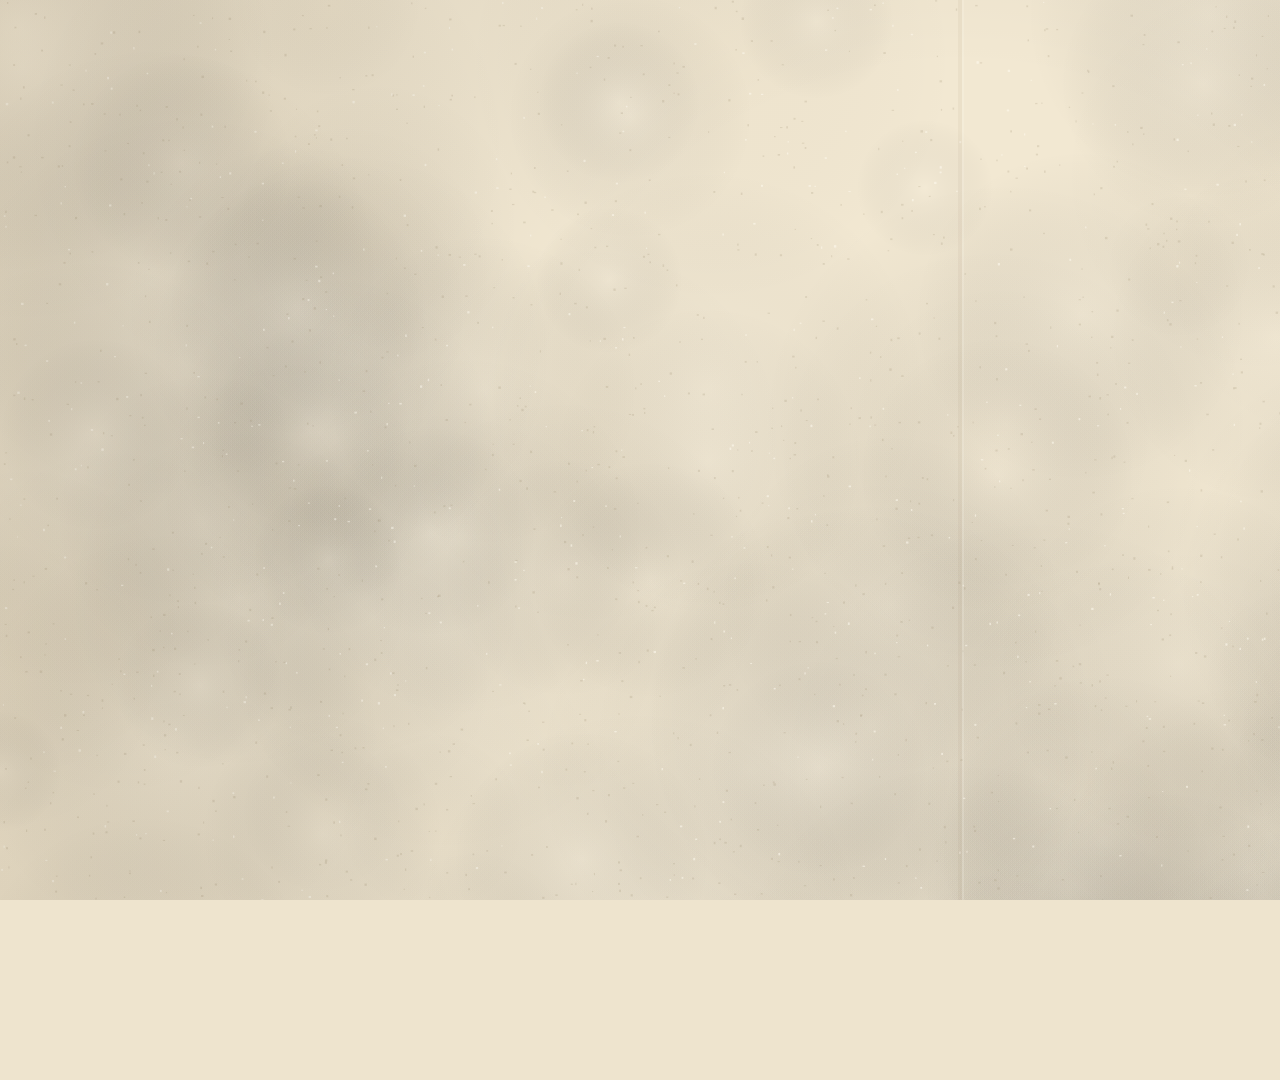
<file: video/film/index.html>
<!doctype html>
<html lang="zh-CN">
<head>
<meta charset="utf-8">
<title>案件档案 SIT-001</title>
<style>
@font-face{font-family:"M";src:url(assets/maple.ttf) format("truetype");font-weight:400;font-display:block}
@font-face{font-family:"M";src:url(assets/maple-bold.ttf) format("truetype");font-weight:700;font-display:block}
@font-face{font-family:"S";src:url(assets/serif900.ttf) format("truetype");font-weight:900;font-display:block}
:root{--paper:#EEE4CE;--ink:#141C28;--over:#C6422D;--hi:#C6D84E}
*{margin:0;padding:0;box-sizing:border-box}
html,body{width:1920px;height:1080px;overflow:hidden;background:#EEE4CE}
#stage{position:absolute;inset:0;overflow:hidden}
canvas{position:absolute;inset:0}
.scene{position:absolute;inset:0;visibility:hidden}
.hud{position:absolute;font-family:"M",monospace;font-weight:700;font-size:19px;letter-spacing:1.5px;color:var(--ink)}
.hud.tl{left:70px;top:56px}
.hud.tr{right:70px;top:56px;text-align:right}
.hud .sub{font-weight:400;font-size:15px;opacity:.6;letter-spacing:1px;margin-top:4px}
.head{position:absolute;font-family:"S";font-weight:900;color:var(--ink);line-height:1.05;letter-spacing:2px;filter:drop-shadow(8px 8px 0 var(--over))}
.head .ch{display:inline-block}
.head.small{font-size:104px}
.head.big{font-size:172px}
.fig{position:absolute;font-family:"M",monospace;font-weight:700;font-size:16px;letter-spacing:2px;
      color:var(--ink);border:2px solid var(--ink);padding:5px 9px;opacity:.8;white-space:nowrap}
.x{font-family:"M",monospace;font-weight:700;font-size:16px;letter-spacing:2px;color:var(--ink);
      border:2px solid var(--ink);padding:5px 9px;opacity:.8;white-space:nowrap}
.pl{position:absolute;display:block}
.cap{position:absolute;left:50%;transform:translateX(-50%);bottom:64px;background:var(--ink);color:var(--paper);
     font-family:"S";font-weight:900;font-size:42px;padding:22px 48px 26px;border-radius:16px;
     box-shadow:10px 10px 0 var(--over);white-space:nowrap}
.cap b{color:var(--hi)}
.cap.inv{background:var(--paper);color:var(--ink);box-shadow:10px 10px 0 var(--over)}
.cap.inv b{color:var(--over)}
.plate{position:absolute;mix-blend-mode:multiply;filter:contrast(1.03)}
.card{position:absolute;background:rgba(238,228,206,.92);border:3px solid var(--ink);
      box-shadow:9px 9px 0 rgba(20,28,40,.16);padding:22px 26px 20px}
.cardttl{font-family:"M",monospace;font-weight:700;font-size:17px;letter-spacing:2px;color:var(--ink);opacity:.72;margin-bottom:16px}
.grid{display:flex;gap:10px}
.cell{width:72px;height:76px;border:3px solid var(--ink);display:flex;align-items:center;justify-content:center;
      font-family:"M",monospace;font-weight:700;font-size:34px;color:var(--ink);background:rgba(255,252,243,.35)}
.iblock{position:absolute;left:26px;top:70px;width:72px;height:76px;background:var(--ink);
        display:flex;align-items:center;justify-content:center;box-shadow:6px 6px 0 var(--over)}
.iblock span{font-family:"M",monospace;font-weight:700;font-size:34px;color:var(--paper)}
.cardfn{margin-top:16px;font-family:"M",monospace;font-size:15px;color:var(--ink);opacity:.66}
.stickcap{position:absolute;font-family:"M",monospace;font-weight:700;font-size:19px;color:var(--paper);
      background:var(--ink);padding:7px 12px;letter-spacing:1px}
.lbl{position:absolute;font-family:"M",monospace;font-weight:700;font-size:22px;color:var(--paper);
     background:var(--over);padding:8px 14px;border-radius:4px;white-space:nowrap}
.bignum{position:absolute;font-family:"M",monospace;font-weight:700;color:var(--ink);letter-spacing:-10px;filter:drop-shadow(11px 11px 0 var(--over))}
.bignum .ch{display:inline-block}
.stats{position:absolute;left:1150px;top:392px;font-family:"M",monospace;font-weight:700;font-size:27px;
       color:var(--ink);line-height:2.1;border-left:4px solid var(--ink);padding-left:26px}
.stats b{font-size:36px;letter-spacing:-.5px}
.unit{position:absolute;font-family:"M",monospace;font-weight:700;color:var(--ink)}
#verdict{background:var(--ink)}
.stamp{position:absolute;left:50%;top:58%;font-family:"M",monospace;font-weight:700;color:var(--over);
       border:11px solid var(--over);border-radius:16px;padding:28px 58px;font-size:112px;letter-spacing:12px;
       transform:translate(-50%,-50%)}
.stamp .sub{display:block;font-size:24px;letter-spacing:6px;margin-top:8px;text-align:center}
.end1{position:absolute;left:50%;transform:translateX(-50%);font-family:"M",monospace;font-weight:700;font-size:118px;color:var(--ink);
      filter:drop-shadow(9px 9px 0 var(--over))}
.endstamp{left:auto;right:150px;top:auto;bottom:150px;font-size:62px;border-width:8px;
       padding:16px 32px;transform:rotate(-9deg);opacity:.9}
.end2{position:absolute;left:50%;transform:translateX(-50%);font-family:"M",monospace;font-size:26px;color:var(--ink);opacity:.68;letter-spacing:3px}
</style>
</head>
<body>
<div id="stage">
  <canvas id="paper" width="1920" height="1080"></canvas>

  <div class="scene" id="s1">
    <div class="hud tl">CASE No. <b>SIT-001</b><div class="sub">INCIDENT REPORT · 立案</div></div>
    <div class="hud tr">2026-11-07<div class="sub">ENCLOSURE 0 / 4</div></div>
    <div class="head big" id="h1a" style="left:112px;top:296px"></div>
    <div class="head big" id="h1b" style="left:112px;top:500px"></div>
    <div style="position:absolute;left:118px;top:708px;font-family:'M';font-size:30px;color:var(--ink);opacity:.75">
      sit — 用手柄打字的 Linux 终端</div>
  </div>

  <div class="scene" id="s2">
    <div class="hud tl">EXHIBIT <b>01</b><div class="sub">/ 机器本体</div></div>
    <div class="hud tr">SIT-001<div class="sub">PHOTO PLATE</div></div>
    <div class="head small" id="h2" style="left:112px;top:248px"></div>
    <img class="plate" id="p2" src="assets/plates/photo.png">
    <div class="fig" id="f1" style="left:112px;top:392px">FIG. 1 — 屏幕 2×</div>
    <img class="pl" id="p1" src="assets/plates/prompt.png" style="left:112px;top:430px;width:880px">
    <div class="cap" id="c2">开机 <b>13 秒</b>，直接进终端</div>
  </div>

  <div class="scene" id="s3">
    <div class="hud tl">EXHIBIT <b>02</b><div class="sub">/ 输入装置</div></div>
    <div class="hud tr">SIT-001<div class="sub">PHOTO PLATE</div></div>
    <div class="head small" id="h3" style="left:112px;top:190px;font-size:92px"></div>
    <img class="plate" id="p3" src="assets/plates/stick.png" style="-webkit-mask-image:linear-gradient(90deg,#000 82%,transparent 100%)">
    <div class="stickcap">左摇杆 → 光标</div>
    <div class="card" id="ins3">
      <div class="cardttl">FIG. 3 — SNAP</div>
      <div class="grid" id="ig3"></div>
      <div class="iblock" id="ib3"><span>D</span></div>
      <div class="cardfn">摇杆偏转 → 白块被吸附到最近键</div>
    </div>

    <div class="cap" id="c3">摇杆一推，白块被<b>「吸」</b>到下一个键</div>
  </div>

  <div class="scene" id="s4">
    <div class="hud tl">EXHIBIT <b>03</b><div class="sub">/ 打印记录</div></div>
    <div class="hud tr">SIT-001<div class="sub">PRINTED COPY</div></div>
    <div class="head small" id="h4" style="left:112px;top:186px;font-size:92px"></div>
    <div class="fig" id="fA" style="left:112px;top:334px">FIG. A / 回车之后</div>
    <img class="pl" id="pa" src="assets/plates/out_zh.png" style="left:112px;top:374px;width:1560px">
    <div class="fig" id="fB" style="left:112px;top:596px">FIG. B / 候选条</div>
    <img class="pl" id="pb" src="assets/plates/cand.png" style="left:112px;top:636px;width:1560px">
    <div class="cap" id="c4">输入 <b>nihao</b> → 候选条 → ZL 空格确认</div>
  </div>
  <div class="scene" id="s5">
    <div class="hud tl">EXHIBIT <b>04</b><div class="sub">/ 资源占用</div></div>
    <div class="hud tr">SIT-001<div class="sub">MEASURED</div></div>
    <div class="head small" id="h5" style="left:112px;top:190px"></div>
    <div class="bignum" id="n5" style="left:104px;top:352px;font-size:430px"></div>
    <div class="unit" id="u5" style="left:130px;top:824px;font-size:62px">MB · 常驻内存</div>
    <div class="stats" id="st5">
      <div><b>13.1</b> 秒 · 开机</div>
      <div><b>0</b> 个桌面组件</div>
      <div><b>4.9.140</b> 内核</div>
      <div><b>1</b> 个可执行文件</div>
    </div>
    <div class="cap" id="c5">没有桌面组件，也没有内核补丁</div>
  </div>

  <div class="scene" id="verdict">
    <div class="hud tl" style="color:var(--paper)">JUDGEMENT<div class="sub" style="opacity:.55">SIT-001</div></div>
    <div class="head big" id="h6" style="left:112px;top:186px;font-size:126px;color:var(--paper)"></div>
    <div class="cap inv" id="c6" style="bottom:96px">一条命令，<b>真的跑起来了</b></div>
    <div class="stamp" id="st6">VERIFIED<span class="sub">SIT-001 · 2026-11-07</span></div>
  </div>

  <div class="scene" id="s7">
    <div class="hud tl">ARCHIVE<div class="sub">/ 归档</div></div>
    <div class="hud tr">SIT-001<div class="sub">CLOSED</div></div>
    <div class="end1" id="e7" style="top:430px">sit/0.1</div>
    <div class="end2" id="e7b" style="top:600px">Made on a Nintendo Switch</div>
    <div class="stamp endstamp" id="st7">ARCHIVED<span class="sub">SIT-001</span></div>
  </div>

  <canvas id="fx" width="1920" height="1080"></canvas>
</div>
<script>
const W=1920,H=1080;
const INK='#141C28',PAPER='#EEE4CE',OVER='#C6422D';
const pctx=document.getElementById('paper').getContext('2d');
const fctx=document.getElementById('fx').getContext('2d');
const el=id=>document.getElementById(id);
function rngJs(seed){let a=(seed*2654435761)>>>0;return()=>{a=(a*1664525+1013904223)>>>0;return a/4294967296;};}

/* deterministic rng */
function rng(seed){let a=seed>>>0;return()=>{a|=0;a=a+0x6D2B79F5|0;let t=Math.imul(a^a>>>15,1|a);t=t+Math.imul(t^t>>>7,61|t)^t;return((t^t>>>14)>>>0)/4294967296;};}

/* paper, built once */
(function buildPaper(){
  pctx.fillStyle='#F2E8D2';pctx.fillRect(0,0,W,H);
  const r=rng(7);
  for(let i=0;i<130;i++){
    const x=r()*W,y=r()*H,rad=60+r()*200;
    const g=pctx.createRadialGradient(x,y,0,x,y,rad);
    g.addColorStop(0, r()<.5?'rgba(198,180,148,.05)':'rgba(254,250,240,.10)');
    g.addColorStop(1,'rgba(0,0,0,0)');
    pctx.fillStyle=g;pctx.beginPath();pctx.arc(x,y,rad,0,7);pctx.fill();
  }
  for(let i=0;i<2800;i++){
    const x=r()*W,y=r()*H;
    pctx.fillStyle=r()<.72?'rgba(150,134,106,.20)':'rgba(255,251,240,.55)';
    pctx.fillRect(x,y,1+r()*1.5,1+r()*1.5);
  }
  const v=pctx.createRadialGradient(W/2,H*.46,430,W/2,H*.46,1200);
  v.addColorStop(0,'rgba(0,0,0,0)');v.addColorStop(1,'rgba(126,102,64,.17)');
  pctx.fillStyle=v;pctx.fillRect(0,0,W,H);
  pctx.fillStyle='rgba(138,116,84,.07)';pctx.fillRect(W/2-2,0,4,H);
  pctx.fillStyle='rgba(255,252,244,.15)';pctx.fillRect(W/2+2,0,2,H);
})();

const clamp=(v,a=0,b=1)=>Math.max(a,Math.min(b,v));
const seg=(t,a,b)=>clamp((t-a)/(b-a));
const back=t=>{const s=1.9,u=t-1;return 1+u*u*((s+1)*u+s);};

function chars(id,str){
  const host=el(id);host.innerHTML='';
  [...str].forEach(c=>{
    const s=document.createElement('span');
    s.className='ch';s.textContent=c===' '?'\u00a0':c;
    host.appendChild(s);
  });
  return [...host.children];
}
function pop(spans,t,t0,from=70,stag=.06){
  spans.forEach((s,i)=>{
    const k=seg(t,t0+i*stag,t0+i*stag+.34);
    s.style.transform=`translateY(${(1-back(k))*from}px) scaleY(${.9+.1*back(k)})`;
    s.style.opacity=k>0?1:0;
  });
}
const S1=chars('h1a','一台游戏机'),S1b=chars('h1b','被立案调查');
const S2=chars('h2','没有桌面'),S3=chars('h3','手柄就是键盘');
const S4=chars('h4','中文也能打'),S5=chars('h5','常驻内存');
const S5n=chars('n5','330'),S6=chars('h6','一条命令');

const CUTS=[3.20,6.40,11.00,18.20,21.60,26.00];
function drawSlip(p){
  /* paper sheet slips across the page: covers the old scene, uncovers the new */
  const edge=-260+p*(W+520), skew=-.10*H;
  fctx.fillStyle='#F2E8D2';
  fctx.beginPath();
  fctx.moveTo(-20,-20);fctx.lineTo(edge+skew,-20);fctx.lineTo(edge,H+20);fctx.lineTo(-20,H+20);
  fctx.closePath();fctx.fill();
  fctx.strokeStyle='rgba(48,40,28,.30)';fctx.lineWidth=4;
  fctx.beginPath();fctx.moveTo(edge+skew,-20);fctx.lineTo(edge,H+20);fctx.stroke();
  fctx.strokeStyle='rgba(48,40,28,.10)';fctx.lineWidth=18;
  fctx.beginPath();fctx.moveTo(edge+skew-10,-20);fctx.lineTo(edge-10,H+20);fctx.stroke();
}

window.DUR=30;
window.READY=true;
window.render=function(t){
  const show=(id,on)=>{el(id).style.visibility=on?'visible':'hidden';};
  show('s1',t<3.2);show('s2',t>=3.2&&t<6.4);show('s3',t>=6.4&&t<11);
  show('s4',t>=11&&t<18.2);show('s5',t>=18.2&&t<21.6);
  show('verdict',t>=21.6&&t<26);show('s7',t>=26);

  pop(S1,t,.10,90,.07);pop(S1b,t,.52,90,.07);

  pop(S2,t,3.34,60);
  const p2=el('p2');
  p2.style.left='936px';p2.style.top='196px';p2.style.width='880px';
  const k2=seg(t,3.25,3.85);
  p2.style.transform=`translateY(${(1-back(k2))*70}px) scale(${1+.06*seg(t,3.2,6.4)})`;
  p2.style.opacity=k2>0?1:0;
  const k1=seg(t,3.62,3.98),p1=el('p1');
  p1.style.opacity=k1;el('f1').style.opacity=k1*.85;
  p1.style.transform=`translateY(${(1-back(k1))*24}px)`;

  pop(S3,t,6.55,60);
  const p3=el('p3');
  p3.style.width='380px';p3.style.height='704px';
  p3.style.objectFit='fill';p3.style.objectPosition='50% 50%';
  p3.style.left=(880-24*seg(t,6.4,11))+'px';
  p3.style.top=(252-14*seg(t,6.4,11))+'px';
  p3.style.transform='none';
  const sc=document.querySelector('.stickcap');

  /* FIG.3 snap grid */
  const card=el('ins3'), k3=seg(t,7.05,7.5);
  card.style.left='1330px';card.style.top='300px';card.style.width='440px';
  card.style.transform=`scale(${back(k3)})`;card.style.opacity=k3>0?1:0;
  const keys=['D','F','G','H'];
  if(!el('ig3').children.length) el('ig3').innerHTML=keys.map(k=>`<div class="cell">${k}</div>`).join('');
  const hopT0=7.55, hopDur=0.52, n=keys.length;
  const hop=clamp((t-hopT0)/hopDur,0,n-1);
  const i0=Math.min(n-2,Math.floor(hop)), frac=hop-i0>0?hop-i0:0;
  // magnetic: fast approach, tiny overshoot, settle
  const e=frac<.72? Math.pow(frac/.72,.55) : 1+Math.sin((frac-.72)/.28*Math.PI)*.055;
  const x0=i0*82, x1=(i0+1)*82;
  const bx=x0+(x1-x0)*clamp(e,0,1.06);
  const settle=Math.max(0,1-Math.abs(frac-.80)/.22);
  const jit=(t>hopT0? (rngJs(Math.round(t*60))()-0.5)*3.2*settle : 0);
  const ib=el('ib3');
  ib.style.transform=`translate(${bx+((t>hopT0)?((rngJs(Math.round(t*60)+7)()-0.5)*3.6*settle):0)}px, ${jit}px) scale(${1+0.05*settle})`;
  ib.firstChild.textContent=keys[Math.min(n-1,Math.round(hop))];

  [].forEach(([id,x,y,t0])=>{
    const k=seg(t,t0,t0+.3),n2=el(id);
    n2.style.left=x+'px';n2.style.top=y+'px';
    n2.style.transform=`scale(${back(k)})`;n2.style.opacity=k>0?1:0;
  });
  {const k=seg(t,7.5,7.85);sc.style.left='676px';sc.style.top='474px';
   sc.style.opacity=k;sc.style.transform=`translateX(${(1-back(k))*20}px)`;}

  pop(S4,t,11.14,60);
  const ka=seg(t,11.3,11.75), kb=seg(t,12.15,12.6);
  [['pa','fA',ka],['pb','fB',kb]].forEach(([id,fid,k])=>{
    const n=el(id), f=el(fid);
    n.style.opacity=f.style.opacity=k>0?1:0;
    n.style.transform=f.style.transform=`translateY(${(1-back(k))*36}px)`;
  });

  pop(S5,t,18.34,60);pop(S5n,t,18.54,300,.05);
  {const k=seg(t,18.95,19.4);el('st5').style.opacity=k;el('st5').style.transform=`translateX(${(1-back(k))*26}px)`;}
  el('u5').style.opacity=seg(t,18.9,19.3);
  el('n5').style.transform=`translateY(${(1-seg(t,18.5,19.2))*-20}px)`;

  pop(S6,t,21.74,60);
  const st=el('st6'),k=seg(t,22.55,22.65);
  st.style.transform=`translate(-50%,-50%) rotate(-7deg) scale(${k>0?2.6-1.6*Math.pow(k,.55):2.6})`;
  st.style.opacity=k>0?1:0;

  const s7=seg(t,26.0,26.9);
  el('e7').style.top=(540-110*back(s7))+'px';
  el('e7').style.opacity=seg(t,26.05,26.5);
  el('e7b').style.opacity=seg(t,26.6,27.2);
  const sk=seg(t,26.95,27.04), st7=el('st7');
  st7.style.transform=`rotate(-9deg) scale(${sk>0?2.2-1.2*Math.pow(sk,.55):2.2})`;
  st7.style.opacity=sk>0?1:0;

  /* wipes */
  fctx.clearRect(0,0,W,H);
  for(const c of CUTS){
    if(t>=c-.22&&t<c){drawSlip((t-(c-.22))/.22);break;}
    if(t>=c&&t<c+.22){drawSlip(1-(t-c)/.22);break;}
  }
  /* grain: deterministic per 2-frame bucket */
  const fr=Math.round(t*15),r=rng(fr*97+13);
  for(let i=0;i<160;i++){
    const x=r()*W,y=r()*H;
    fctx.fillStyle=r()<.6?'rgba(30,26,20,.28)':'rgba(250,244,230,.5)';
    fctx.fillRect(x,y,1+r()*1.2,1+r()*1.2);
  }
};
</script>
</body>
</html>
</file>
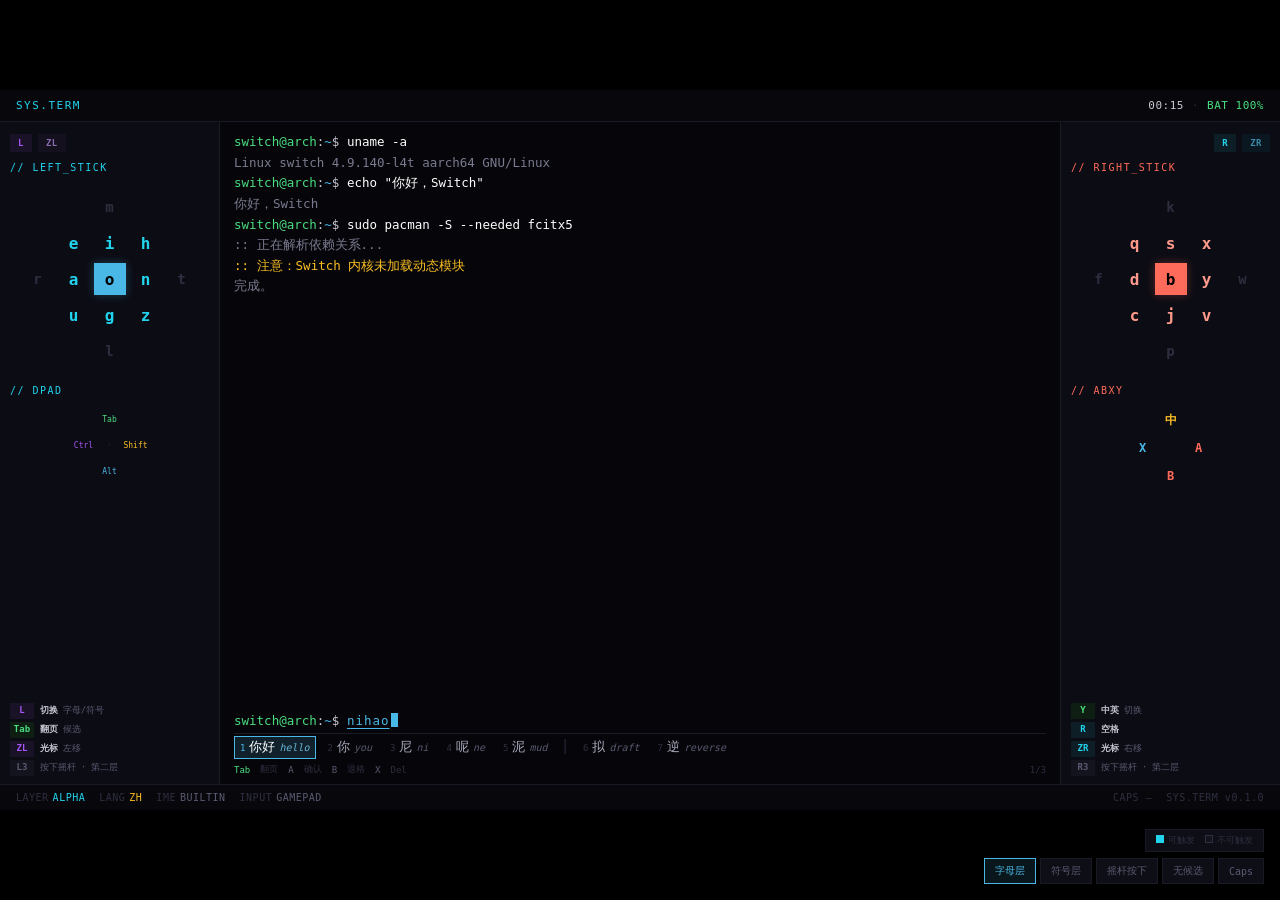
<file: ui-mockup.html>
<!DOCTYPE html>
<html lang="zh-CN">
<head>
<meta charset="UTF-8">
<title>switch-ime-term · UI Mockup</title>
<style>
:root{
  --bg:#08080c; --bg-panel:#0c0c14; --bg-term:#06060a;
  --fg:#c8c8d4; --fg-dim:#5a5a72; --fg-faint:#2e2e40;
  --green:#4ade80; --blue:#4ab8e6; --red:#ff6b5a;
  --yellow:#fbbf24; --purple:#a855f7; --cyan:#22d3ee;
  --line:#1a1a26;
}
*{margin:0;padding:0;box-sizing:border-box}
html,body{
  width:100%;height:100%;background:#000;
  display:flex;align-items:center;justify-content:center;
  font-family:'JetBrains Mono','Fira Code','Cascadia Code',monospace;
  color:var(--fg);overflow:hidden;
}
.stage{width:1280px;height:720px;transform-origin:center}
.screen{
  width:1280px;height:720px;background:var(--bg);
  display:flex;flex-direction:column;overflow:hidden;position:relative;
}

/* ================= 顶部状态栏 ================= */
.statusbar{
  height:32px;flex:0 0 32px;
  display:flex;align-items:center;justify-content:space-between;
  padding:0 16px;font-size:11px;letter-spacing:.5px;
  border-bottom:1px solid var(--line);color:var(--fg-dim);
}
.statusbar .sys{color:var(--cyan);letter-spacing:1.5px}
.statusbar .time{color:var(--fg);font-variant-numeric:tabular-nums}
.statusbar .bat{color:var(--green)}
.statusbar .sep{color:var(--fg-faint);margin:0 8px}

/* ================= 主区域 ================= */
.main{flex:1;display:flex;min-height:0}

/* ---------- 手柄面板 ---------- */
.panel{
  width:220px;flex:0 0 220px;
  background:var(--bg-panel);
  display:flex;flex-direction:column;align-items:center;
  padding:12px 10px 8px;gap:8px;overflow:hidden;
}
.panel.left{border-right:1px solid var(--line)}
.panel.right{border-left:1px solid var(--line)}

.ptitle{
  font-size:10px;letter-spacing:1.5px;color:var(--fg-dim);
  align-self:flex-start;text-transform:uppercase;
}
.panel.left .ptitle{color:var(--cyan)}
.panel.right .ptitle{color:var(--red)}

/* 摇杆容器：纯字符矩阵，无边框无圆圈 */
.stick-wrap{
  position:relative;width:180px;height:180px;flex:0 0 180px;
  margin:8px 0;cursor:pointer;
}
/* 各个层绝对隔离，防止重叠 */
.stick-layer{
  position:absolute;inset:0;
  display:none;
  grid-template-columns:repeat(5, 1fr);
  grid-template-rows:repeat(5, 1fr);
  place-items:center;
}
/* 按模式显示对应层 */
.screen.mode-alpha .panel.left .stick-layer.alpha {display:grid}
.screen.mode-symbol .panel.left .stick-layer.punct {display:grid}
.screen.mode-alpha .panel.right .stick-layer.alpha {display:grid}
.screen.mode-symbol .panel.right .stick-layer.num {display:grid}

/* 字符按键：只有字，没有块 */
.key{
  display:flex;align-items:center;justify-content:center;
  width:32px;height:32px;font-size:16px;font-weight:700;
  cursor:pointer;user-select:none;transition:all .15s;
}

/* 位置分布（5x5网格） */
/* 第一层：3x3 九宫格 */
.r1c3{grid-area:1/3} /* 上 */
.r2c2{grid-area:2/2} .r2c3{grid-area:2/3} .r2c4{grid-area:2/4}
.r3c2{grid-area:3/2} .r3c3{grid-area:3/3} .r3c4{grid-area:3/4}
.r4c2{grid-area:4/2} .r4c3{grid-area:4/3} .r4c4{grid-area:4/4}
/* 第二层：十字外围 */
.r3c1{grid-area:3/1} .r3c5{grid-area:3/5} .r5c3{grid-area:5/3}

/* --- 颜色状态逻辑 --- */
/* 第一层正常颜色 */
.panel.left .layer1{color:var(--cyan)}
.panel.right .layer1{color:#ff9a8a}
.panel.left .punct .layer1{color:var(--purple)}
.panel.right .num .layer1{color:var(--yellow)}

/* 中心键反色高亮 */
.center-key{background:var(--blue);color:#000 !important;box-shadow:0 0 10px rgba(74,184,230,.3)}
.panel.right .alpha .center-key{background:var(--red);box-shadow:0 0 10px rgba(255,107,90,.3)}
.panel.left .punct .center-key{background:var(--purple);box-shadow:0 0 10px rgba(168,85,247,.3)}
.panel.right .num .center-key{background:var(--yellow);box-shadow:0 0 10px rgba(251,191,36,.3)}

/* 第二层默认暗色（不可触发） */
.layer2{color:var(--fg-faint);font-size:14px}

/* === 摇杆按下后（第二层激活） === */
/* 第一层全部变暗，取消高亮 */
.screen.stick-pressed .layer1{
  color:var(--fg-faint) !important;
  background:transparent !important;
  box-shadow:none !important;
}
/* 第二层亮起，呈现对应颜色（第一层激活时的样子） */
.screen.stick-pressed .panel.left .alpha .layer2{color:var(--cyan);font-size:16px}
.screen.stick-pressed .panel.right .alpha .layer2{color:#ff9a8a;font-size:16px}
.screen.stick-pressed .panel.left .punct .layer2{color:var(--purple);font-size:16px}
.screen.stick-pressed .panel.right .num .layer2{color:var(--yellow);font-size:16px}

/* 数字层中心 5/0 特例：按下后中心 0 仍保持高亮 */
.screen.stick-pressed.mode-symbol .panel.right .num .layer1.center-key{
  color:var(--yellow) !important;
  background:rgba(251,191,36,.15) !important;
  box-shadow:0 0 8px rgba(251,191,36,.3) !important;
}

/* 点击反馈 */
.key.pressed{background:var(--fg) !important;color:var(--bg) !important;transform:scale(1.1)}
.shoulder.pressed{background:var(--fg) !important;color:var(--bg) !important}
.abxy .b.pressed,.dpad .d.pressed{background:var(--fg) !important;color:var(--bg) !important}

/* 肩键 */
.shoulder-row{width:100%;display:flex;gap:6px;margin-bottom:2px}
.panel.left .shoulder-row{justify-content:flex-start}
.panel.right .shoulder-row{justify-content:flex-end}
.shoulder{
  height:18px;padding:0 8px;display:flex;align-items:center;
  font-size:9px;font-weight:700;letter-spacing:.5px;
  cursor:pointer;user-select:none;transition:all .12s;
  background:#14141e;color:var(--fg-dim);
}
.shoulder.L{color:var(--purple);background:#1a1226}
.shoulder.ZL{color:#8a6ab0;background:#14101e}
.shoulder.R{color:var(--cyan);background:#0e1e26}
.shoulder.ZR{color:#3a8aa8;background:#0a1620}
.screen.mode-symbol .panel.left .shoulder.L{background:var(--purple);color:#000}

/* 十字键 */
.dpad{
  display:grid;grid-template-columns:repeat(3,26px);grid-template-rows:repeat(3,26px);
  gap:0;margin-top:2px;text-align:center;font-size:8px;color:var(--fg-dim);
}
.dpad .d{display:flex;align-items:center;justify-content:center;cursor:pointer;user-select:none}
.dpad .d.blank{pointer-events:none}
.dpad .d.center{color:var(--fg-faint);pointer-events:none}
.dpad .d.tab{color:var(--green)}
.dpad .d.shift{color:var(--yellow)}
.dpad .d.ctrl{color:var(--purple)}
.dpad .d.alt{color:var(--blue)}
.screen.caps-on .dpad .d.shift{background:var(--yellow);color:#000}

/* ABXY */
.abxy{
  display:grid;grid-template-columns:repeat(3,28px);grid-template-rows:repeat(3,28px);
  gap:0;margin-top:2px;text-align:center;font-size:12px;font-weight:700;
}
.abxy .b{display:flex;align-items:center;justify-content:center;cursor:pointer;user-select:none}
.abxy .b.blank{pointer-events:none}
.abxy .b.a{color:var(--green)}
.abxy .b.b{color:var(--red)}
.abxy .b.x{color:var(--blue)}
.abxy .b.y{color:var(--yellow)}
.abxy .b.y.en{background:var(--green);color:#000}

/* 功能键列表 */
.klist{width:100%;margin-top:auto;display:flex;flex-direction:column;gap:3px}
.krow{display:flex;align-items:center;gap:6px;font-size:9px;line-height:1.3}
.kk{flex:0 0 auto;min-width:24px;height:16px;display:flex;align-items:center;justify-content:center;font-weight:700;background:#14141e}
.kk.cyan{color:var(--cyan);background:#0e1e26}
.kk.purple{color:var(--purple);background:#1a1226}
.kk.green{color:var(--green);background:#0e1e12}
.kk.dim{color:var(--fg-dim)}
.kd{color:var(--fg-dim);font-size:8.5px}
.kd b{color:var(--fg);font-weight:600}

/* ================= 终端 ================= */
.terminal{
  flex:1;display:flex;flex-direction:column;
  background:var(--bg-term);min-width:0;position:relative;
  padding:10px 14px 8px;
}
.term-lines{flex:1;font-size:12.5px;line-height:1.65;white-space:pre-wrap;overflow:hidden}
.prompt{color:var(--green)}
.prompt-path{color:var(--blue)}
.cmd{color:#fff}
.out{color:#7a7a90}
.warn{color:var(--yellow)}

.input-line{
  white-space:pre-wrap;display:flex;align-items:baseline;flex-wrap:wrap;
  font-size:12.5px;line-height:1.65;
}
.compose-str{color:var(--blue);text-decoration:underline;text-underline-offset:3px;letter-spacing:1px}
.cursor{display:inline-block;width:7px;height:14px;background:var(--blue);vertical-align:-2px;margin:0 1px;animation:blink 1s steps(1) infinite}
@keyframes blink{50%{opacity:0}}

/* 候选行 */
.cand-line{
  display:flex;align-items:center;gap:6px;flex-wrap:wrap;
  font-size:12.5px;line-height:1.65;margin-top:2px;padding:2px 0;border-top:1px solid var(--line);
}
.cand-item{display:flex;align-items:baseline;gap:4px;padding:1px 6px;cursor:pointer;user-select:none;transition:all .1s}
.cand-item .idx{font-size:9px;color:var(--fg-faint)}
.cand-item .txt{color:#a8a8bc}
.cand-item .ann{font-size:10px;color:var(--fg-dim);font-style:italic}
.cand-item.active{background:rgba(74,184,230,.15);box-shadow:inset 0 0 0 1px var(--blue)}
.cand-item.active .idx{color:var(--blue)}
.cand-item.active .txt{color:#fff}
.cand-item.active .ann{color:#6ab8d8}
.cand-sep{color:var(--fg-faint);margin:0 2px}

.cand-meta{display:flex;align-items:center;gap:10px;font-size:9px;color:var(--fg-faint);padding:2px 0 0;font-family:monospace}
.cand-meta .k{color:var(--fg-dim)}
.cand-meta .k.hl-green{color:var(--green)}
.cand-meta .k.hl-blue{color:var(--blue)}
.cand-meta .pg{margin-left:auto}

/* ================= 底部状态栏 ================= */
.footer{
  height:26px;flex:0 0 26px;display:flex;align-items:center;gap:14px;
  padding:0 16px;font-size:10px;letter-spacing:.5px;
  border-top:1px solid var(--line);color:var(--fg-faint);
}
.footer .item{display:flex;align-items:center;gap:4px}
.footer .val{color:var(--fg-dim)}
.footer .val.alpha{color:var(--cyan)}
.footer .val.symbol{color:var(--purple)}
.footer .val.zh{color:var(--yellow)}
.footer .val.en{color:var(--green)}
.footer .right{margin-left:auto;display:flex;gap:14px}

/* ================= 控件 ================= */
.controls{position:fixed;right:16px;bottom:16px;display:flex;flex-direction:column;align-items:flex-end;gap:6px;z-index:100}
.mode-buttons{display:flex;gap:4px;flex-wrap:wrap;justify-content:flex-end;max-width:520px}
.mode-btn{padding:5px 10px;background:#0e0e16;border:1px solid var(--line);color:var(--fg-dim);font-size:10px;font-family:inherit;cursor:pointer;transition:all .15s}
.mode-btn.active{background:rgba(74,184,230,.12);border-color:var(--blue);color:var(--blue)}
.mode-btn.symbol.active{background:rgba(168,85,247,.12);border-color:var(--purple);color:var(--purple)}
.mode-btn.pressed.active{background:rgba(74,222,128,.12);border-color:var(--green);color:var(--green)}
.mode-btn.nocand.active{background:rgba(251,191,36,.12);border-color:var(--yellow);color:var(--yellow)}
.mode-btn.caps.active{background:rgba(251,191,36,.18);border-color:var(--yellow);color:var(--yellow)}
.legend{display:flex;gap:10px;padding:4px 10px;background:#0e0e16;border:1px solid var(--line);font-size:9px;color:var(--fg-faint)}
.sw{display:inline-block;width:8px;height:8px;margin-right:4px;vertical-align:0}
.sw.on{background:var(--cyan)}.sw.off{background:#14141e;box-shadow:inset 0 0 0 1px var(--fg-faint)}
</style>
</head>
<body>

<div class="stage" id="stage">
  <div class="screen mode-alpha" id="screen">

    <div class="statusbar">
      <span class="sys">SYS.TERM</span>
      <span><span class="time" id="clock">20:20</span><span class="sep">·</span><span class="bat">BAT 100%</span></span>
    </div>

    <div class="main">
      <!-- 左手柄 -->
      <div class="panel left">
        <div class="shoulder-row">
          <div class="shoulder L" id="btnL">L</div>
          <div class="shoulder ZL" id="btnZL">ZL</div>
        </div>
        <div class="ptitle">// LEFT_STICK</div>

        <div class="stick-wrap" data-stick="left">
          <!-- alpha 层 -->
          <div class="stick-layer alpha">
            <div class="key layer1 r2c2">e</div>
            <div class="key layer1 r2c3">i</div>
            <div class="key layer1 r2c4">h</div>
            <div class="key layer1 r3c2">a</div>
            <div class="key layer1 center-key r3c3">o</div>
            <div class="key layer1 r3c4">n</div>
            <div class="key layer1 r4c2">u</div>
            <div class="key layer1 r4c3">g</div>
            <div class="key layer1 r4c4">z</div>
            <!-- 外围 -->
            <div class="key layer2 r1c3">m</div>
            <div class="key layer2 r3c1">r</div>
            <div class="key layer2 r3c5">t</div>
            <div class="key layer2 r5c3">l</div>
          </div>
          <!-- punct 层 -->
          <div class="stick-layer punct">
            <div class="key layer1 r2c2">；</div>
            <div class="key layer1 r2c3">，</div>
            <div class="key layer1 r2c4">：</div>
            <div class="key layer1 r3c2">？</div>
            <div class="key layer1 center-key r3c3">！</div>
            <div class="key layer1 r3c4">。</div>
            <div class="key layer1 r4c2">、</div>
            <div class="key layer1 r4c3">“</div>
            <div class="key layer1 r4c4">”</div>
            <!-- 外围 -->
            <div class="key layer2 r1c3">—</div>
            <div class="key layer2 r3c1">（</div>
            <div class="key layer2 r3c5">）</div>
            <div class="key layer2 r5c3">…</div>
          </div>
        </div>

        <div class="ptitle">// DPAD</div>
        <div class="dpad">
          <div class="d blank"></div><div class="d tab" id="btnTab">Tab</div><div class="d blank"></div>
          <div class="d ctrl" id="btnCtrl">Ctrl</div><div class="d center">·</div><div class="d shift" id="btnShift">Shift</div>
          <div class="d blank"></div><div class="d alt" id="btnAlt">Alt</div><div class="d blank"></div>
        </div>

        <div class="klist">
          <div class="krow"><span class="kk purple">L</span><span class="kd"><b>切换</b> 字母/符号</span></div>
          <div class="krow"><span class="kk green">Tab</span><span class="kd"><b>翻页</b> 候选</span></div>
          <div class="krow"><span class="kk purple">ZL</span><span class="kd"><b>光标</b> 左移</span></div>
          <div class="krow"><span class="kk dim">L3</span><span class="kd">按下摇杆 · 第二层</span></div>
        </div>
      </div>

      <!-- 终端 -->
      <div class="terminal">
        <div class="term-lines"><span class="prompt">switch@arch</span>:<span class="prompt-path">~</span>$ <span class="cmd">uname -a</span>
<span class="out">Linux switch 4.9.140-l4t aarch64 GNU/Linux</span>
<span class="prompt">switch@arch</span>:<span class="prompt-path">~</span>$ <span class="cmd">echo "你好，Switch"</span>
<span class="out">你好，Switch</span>
<span class="prompt">switch@arch</span>:<span class="prompt-path">~</span>$ <span class="cmd">sudo pacman -S --needed fcitx5</span>
<span class="out">:: 正在解析依赖关系...</span>
<span class="warn">:: 注意：Switch 内核未加载动态模块</span>
<span class="out">完成。</span></div>

        <div class="input-line"><span class="prompt">switch@arch</span>:<span class="prompt-path">~</span>$ <span id="composeArea"></span></div>

        <div class="cand-line" id="candLine"></div>
        <div class="cand-meta" id="candMeta">
          <span class="k hl-green">Tab</span><span>翻页</span>
          <span class="k">A</span><span>确认</span>
          <span class="k">B</span><span>退格</span>
          <span class="k">X</span><span>Del</span>
          <span class="pg" id="pageText">1/3</span>
        </div>
      </div>

      <!-- 右手柄 -->
      <div class="panel right">
        <div class="shoulder-row">
          <div class="shoulder R" id="btnR">R</div>
          <div class="shoulder ZR" id="btnZR">ZR</div>
        </div>
        <div class="ptitle">// RIGHT_STICK</div>

        <div class="stick-wrap" data-stick="right">
          <!-- alpha 层 -->
          <div class="stick-layer alpha">
            <div class="key layer1 r2c2">q</div>
            <div class="key layer1 r2c3">s</div>
            <div class="key layer1 r2c4">x</div>
            <div class="key layer1 r3c2">d</div>
            <div class="key layer1 center-key r3c3">b</div>
            <div class="key layer1 r3c4">y</div>
            <div class="key layer1 r4c2">c</div>
            <div class="key layer1 r4c3">j</div>
            <div class="key layer1 r4c4">v</div>
            <!-- 外围 -->
            <div class="key layer2 r1c3">k</div>
            <div class="key layer2 r3c1">f</div>
            <div class="key layer2 r3c5">w</div>
            <div class="key layer2 r5c3">p</div>
          </div>
          <!-- num 层 -->
          <div class="stick-layer num">
            <div class="key layer1 r2c2">7</div>
            <div class="key layer1 r2c3">8</div>
            <div class="key layer1 r2c4">9</div>
            <div class="key layer1 r3c2">4</div>
            <div class="key layer1 center-key r3c3"><span class="num-l1">5</span><span class="num-l2">0</span></div>
            <div class="key layer1 r3c4">6</div>
            <div class="key layer1 r4c2">1</div>
            <div class="key layer1 r4c3">2</div>
            <div class="key layer1 r4c4">3</div>
            <!-- 外围 -->
            <div class="key layer2 r1c3">÷</div>
            <div class="key layer2 r3c1">+</div>
            <div class="key layer2 r3c5">−</div>
            <div class="key layer2 r5c3">×</div>
          </div>
        </div>

        <div class="ptitle">// ABXY</div>
        <div class="abxy">
          <div class="b blank"></div><div class="b y" id="btnY">中</div><div class="b blank"></div>
          <div class="b x" id="btnX">X</div><div class="b blank"></div><div class="b a" id="btnA">A</div>
          <div class="b blank"></div><div class="b b" id="btnB">B</div><div class="b blank"></div>
        </div>

        <div class="klist">
          <div class="krow"><span class="kk green">Y</span><span class="kd"><b>中英</b> 切换</span></div>
          <div class="krow"><span class="kk cyan">R</span><span class="kd"><b>空格</b></span></div>
          <div class="krow"><span class="kk cyan">ZR</span><span class="kd"><b>光标</b> 右移</span></div>
          <div class="krow"><span class="kk dim">R3</span><span class="kd">按下摇杆 · 第二层</span></div>
        </div>
      </div>
    </div>

    <div class="footer">
      <div class="item"><span class="lbl">LAYER</span><span class="val alpha" id="fLayer">ALPHA</span></div>
      <div class="item"><span class="lbl">LANG</span><span class="val zh" id="fLang">ZH</span></div>
      <div class="item"><span class="lbl">IME</span><span class="val">BUILTIN</span></div>
      <div class="item"><span class="lbl">INPUT</span><span class="val">GAMEPAD</span></div>
      <div class="right">
        <span class="lbl" id="fCaps" style="color:var(--fg-faint)">CAPS —</span>
        <span class="lbl">SYS.TERM v0.1.0</span>
      </div>
    </div>

  </div>
</div>

<div class="controls">
  <div class="legend">
    <span><span class="sw on"></span>可触发</span><span><span class="sw off"></span>不可触发</span>
  </div>
  <div class="mode-buttons">
    <button class="mode-btn active" data-mode="alpha">字母层</button>
    <button class="mode-btn symbol" data-mode="symbol">符号层</button>
    <button class="mode-btn pressed" data-mode="pressed">摇杆按下</button>
    <button class="mode-btn nocand" data-mode="nocand">无候选</button>
    <button class="mode-btn caps" data-mode="caps">Caps</button>
  </div>
</div>

<script>
const stage=document.getElementById('stage');
function fit(){const s=Math.min(innerWidth/1280,innerHeight/720);stage.style.transform=`scale(${s})`;}
addEventListener('resize',fit);fit();

setInterval(()=>{
  const d=new Date();
  document.getElementById('clock').textContent=String(d.getHours()).padStart(2,'0')+':'+String(d.getMinutes()).padStart(2,'0');
},1000);

const screen=document.getElementById('screen');
const candLine=document.getElementById('candLine');
const pageText=document.getElementById('pageText');
const composeArea=document.getElementById('composeArea');
const modeBtns=document.querySelectorAll('.mode-btn');
const fLayer=document.getElementById('fLayer');
const fLang=document.getElementById('fLang');
const fCaps=document.getElementById('fCaps');
const yBtn=document.getElementById('btnY');

let currentMode='alpha',stickPressed=false,noCand=false,langMode='zh',capsOn=false,candPage=0;
let composeText='nihao',cursorPos=composeText.length;

const candPages=[
  [{t:'你好',a:'hello'},{t:'你',a:'you'},{t:'尼',a:'ni'},{t:'呢',a:'ne'},{t:'泥',a:'mud'},{t:'拟',a:'draft'},{t:'逆',a:'reverse'}],
  [{t:'妮',a:'girl'},{t:'倪',a:'ni'},{t:'霓',a:'rainbow'},{t:'昵',a:'intimate'},{t:'溺',a:'drown'},{t:'腻',a:'greasy'},{t:'匿',a:'hide'}],
  [{t:'您',a:'formal'},{t:'柠',a:'lemon'},{t:'凝',a:'condense'},{t:'宁',a:'peaceful'},{t:'拧',a:'twist'},{t:'泞',a:'muddy'},{t:'佞',a:'flatter'}]
];

function renderCompose(){
  const b=composeText.slice(0,cursorPos);
  const a=composeText.slice(cursorPos);
  composeArea.innerHTML=`<span class="compose-str">${b}</span><span class="cursor"></span><span class="compose-str">${a}</span>`;
}

function renderCandidates(){
  const words=candPages[candPage];
  let html='';
  words.forEach((w,i)=>{
    const active=i===0?' active':'';
    html+=`<span class="cand-item${active}"><span class="idx">${i+1}</span><span class="txt">${w.t}</span><span class="ann">${w.a}</span></span>`;
    if(i===4)html+=`<span class="cand-sep">│</span>`;
  });
  candLine.innerHTML=html;
  pageText.textContent=`${candPage+1}/${candPages.length}`;
}

function applyState(){
  screen.classList.remove('mode-alpha','mode-symbol');
  screen.classList.add('mode-'+currentMode);
  screen.classList.toggle('stick-pressed',stickPressed);
  screen.classList.toggle('no-cand',noCand);
  screen.classList.toggle('caps-on',capsOn);

  candLine.style.display=noCand?'none':'';
  document.getElementById('candMeta').style.display=noCand?'none':'';

  fLayer.textContent=currentMode==='alpha'?'ALPHA':'SYMBOL';
  fLayer.className='val '+(currentMode==='alpha'?'alpha':'symbol');
  fLang.textContent=langMode==='zh'?'ZH':'EN';
  fLang.className='val '+langMode;
  fCaps.textContent=capsOn?'CAPS ON':'CAPS —';
  fCaps.style.color=capsOn?'var(--yellow)':'var(--fg-faint)';

  if(langMode==='zh'){
    yBtn.textContent='中';yBtn.classList.remove('en');
  }else{
    yBtn.textContent='EN';yBtn.classList.add('en');
  }

  modeBtns.forEach(b=>{
    const m=b.dataset.mode;
    if(m==='pressed')b.classList.toggle('active',stickPressed);
    else if(m==='nocand')b.classList.toggle('active',noCand);
    else if(m==='caps')b.classList.toggle('active',capsOn);
    else b.classList.toggle('active',m===currentMode&&!stickPressed&&!noCand);
  });
}

function pressFeedback(el,dur=150){
  if(!el)return;
  el.classList.add('pressed');
  setTimeout(()=>el.classList.remove('pressed'),dur);
}

document.querySelectorAll('.key,.dpad .d,.abxy .b').forEach(el=>{
  if(el.classList.contains('blank')||el.classList.contains('center'))return;
  el.addEventListener('click',e=>{e.stopPropagation();pressFeedback(el);});
});

document.querySelectorAll('.stick-wrap').forEach(stick=>{
  stick.addEventListener('click',e=>{
    if(e.target.closest('.key'))return;
    stickPressed=!stickPressed;applyState();
  });
});

candLine.addEventListener('click',e=>{
  const item=e.target.closest('.cand-item');
  if(!item)return;
  document.querySelectorAll('.cand-item').forEach(x=>x.classList.remove('active'));
  item.classList.add('active');
});

document.getElementById('btnL').addEventListener('click',e=>{
  pressFeedback(e.currentTarget);
  currentMode=currentMode==='alpha'?'symbol':'alpha';
  stickPressed=false;noCand=false;applyState();
});
document.getElementById('btnZL').addEventListener('click',e=>{
  pressFeedback(e.currentTarget,100);
  if(cursorPos>0){cursorPos--;renderCompose();}
});
document.getElementById('btnZR').addEventListener('click',e=>{
  pressFeedback(e.currentTarget,100);
  if(cursorPos<composeText.length){cursorPos++;renderCompose();}
});
document.getElementById('btnR').addEventListener('click',e=>{
  pressFeedback(e.currentTarget);
  const sp=document.createElement('span');
  sp.style.cssText='display:inline-block;width:5px;height:13px;background:var(--blue);margin-left:1px;opacity:.6;';
  composeArea.parentNode.appendChild(sp);
  setTimeout(()=>sp.remove(),500);
});
document.getElementById('btnTab').addEventListener('click',e=>{
  pressFeedback(e.currentTarget);
  if(noCand)return;
  candPage=(candPage+1)%candPages.length;
  renderCandidates();
});
document.getElementById('btnA').addEventListener('click',e=>{
  pressFeedback(e.currentTarget);
  noCand=true;applyState();
  setTimeout(()=>{noCand=false;applyState();},1400);
});
document.getElementById('btnB').addEventListener('click',e=>{
  pressFeedback(e.currentTarget);
  if(cursorPos>0){
    composeText=composeText.slice(0,cursorPos-1)+composeText.slice(cursorPos);
    cursorPos--;renderCompose();
    if(composeText.length===0){noCand=true;applyState();}
  }
});
document.getElementById('btnX').addEventListener('click',e=>{
  pressFeedback(e.currentTarget);
  if(cursorPos<composeText.length){
    composeText=composeText.slice(0,cursorPos)+composeText.slice(cursorPos+1);
    renderCompose();
  }
});
yBtn.addEventListener('click',e=>{
  pressFeedback(e.currentTarget);
  langMode=langMode==='zh'?'en':'zh';applyState();
});
let shiftTimer=null;
document.getElementById('btnShift').addEventListener('click',e=>{
  pressFeedback(e.currentTarget);
  if(shiftTimer){clearTimeout(shiftTimer);shiftTimer=null;capsOn=!capsOn;applyState();}
  else shiftTimer=setTimeout(()=>{shiftTimer=null;},280);
});
document.getElementById('btnCtrl').addEventListener('click',e=>pressFeedback(e.currentTarget));
document.getElementById('btnAlt').addEventListener('click',e=>pressFeedback(e.currentTarget));

modeBtns.forEach(btn=>{
  btn.addEventListener('click',()=>{
    const m=btn.dataset.mode;
    if(m==='pressed')stickPressed=!stickPressed;
    else if(m==='nocand')noCand=!noCand;
    else if(m==='caps')capsOn=!capsOn;
    else{currentMode=m;stickPressed=false;noCand=false;}
    applyState();
  });
});

renderCompose();renderCandidates();applyState();
</script>
</body>
</html>
</file>
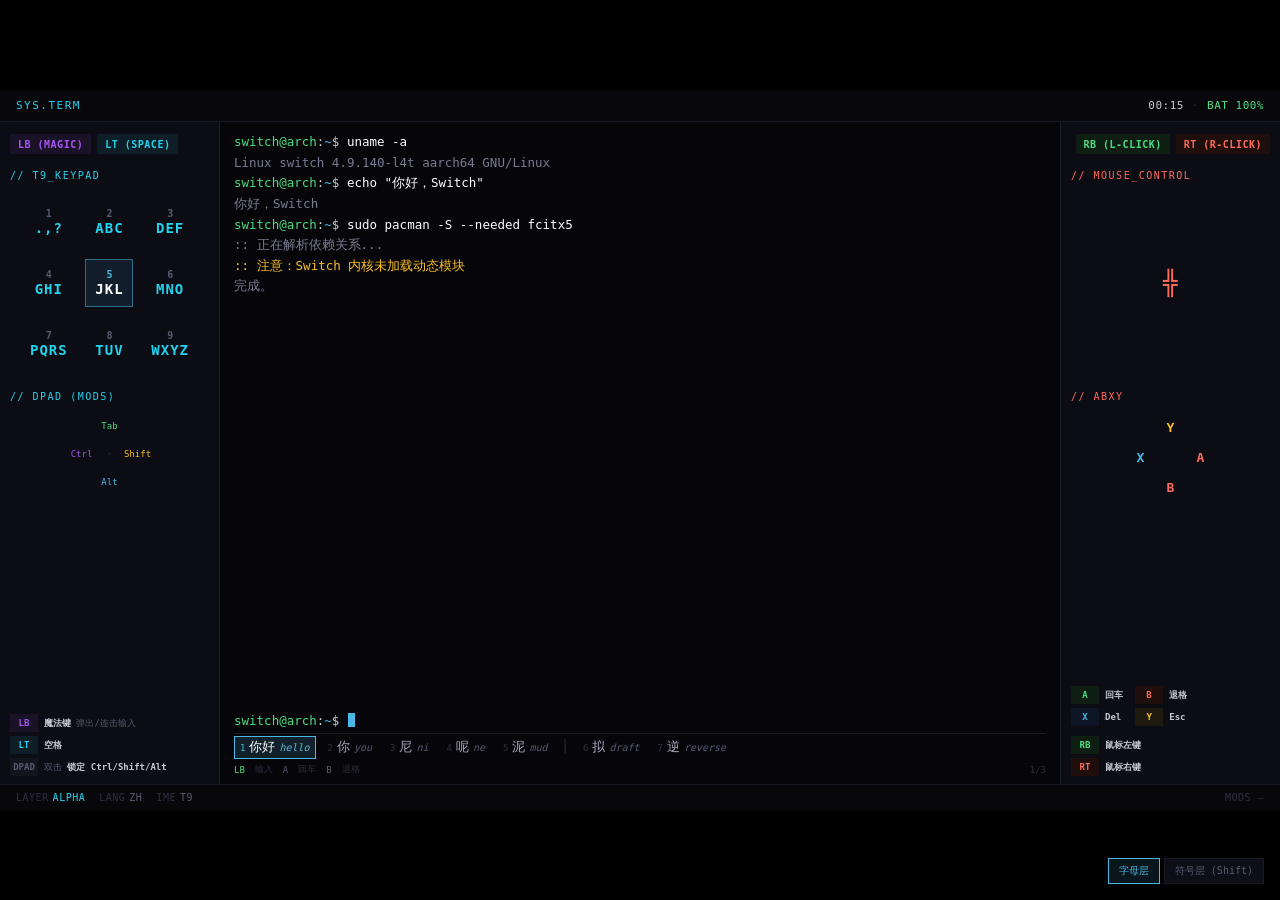
<file: docs/ui-mockup.html>
<!DOCTYPE html>
<html lang="zh-CN">
<head>
<meta charset="UTF-8">
<title>switch-ime-term · 终极设计稿</title>
<style>
:root{
  --bg:#08080c; --bg-panel:#0c0c14; --bg-term:#06060a;
  --fg:#c8c8d4; --fg-dim:#5a5a72; --fg-faint:#2e2e40;
  --green:#4ade80; --blue:#4ab8e6; --red:#ff6b5a;
  --yellow:#fbbf24; --purple:#a855f7; --cyan:#22d3ee;
  --line:#1a1a26;
}
*{margin:0;padding:0;box-sizing:border-box}
html,body{
  width:100%;height:100%;background:#000;
  display:flex;align-items:center;justify-content:center;
  font-family:'Maple Mono NF CN','Noto Sans CJK SC',monospace;
  color:var(--fg);overflow:hidden;
}
.stage{width:1280px;height:720px;transform-origin:center}
.screen{
  width:1280px;height:720px;background:var(--bg);
  display:flex;flex-direction:column;overflow:hidden;position:relative;
}

/* ================= 状态栏 ================= */
.statusbar{
  height:32px;flex:0 0 32px;
  display:flex;align-items:center;justify-content:space-between;
  padding:0 16px;font-size:11px;letter-spacing:.5px;
  border-bottom:1px solid var(--line);color:var(--fg-dim);
}
.statusbar .sys{color:var(--cyan);letter-spacing:1.5px}
.statusbar .time{color:var(--fg);font-variant-numeric:tabular-nums}
.statusbar .bat{color:var(--green)}
.statusbar .sep{color:var(--fg-faint);margin:0 8px}

/* ================= 主区域 ================= */
.main{flex:1;display:flex;min-height:0}

/* ---------- 手柄面板 ---------- */
.panel{
  width:220px;flex:0 0 220px;
  background:var(--bg-panel);
  display:flex;flex-direction:column;align-items:center;
  padding:12px 10px 8px;gap:8px;overflow:hidden;
}
.panel.left{border-right:1px solid var(--line)}
.panel.right{border-left:1px solid var(--line)}

.ptitle{
  font-size:10px;letter-spacing:1.5px;color:var(--fg-dim);
  align-self:flex-start;text-transform:uppercase;margin-top:6px;
}
.panel.left .ptitle{color:var(--cyan)}
.panel.right .ptitle{color:var(--red)}

/* 摇杆容器：3x3 标准九键 */
.stick-wrap{
  position:relative;width:180px;height:180px;flex:0 0 180px;
  margin:4px 0;cursor:pointer;
}
.stick-layer{
  position:absolute;inset:0;
  display:none;
  grid-template-columns:repeat(3, 1fr);
  grid-template-rows:repeat(3, 1fr);
  place-items:center;
  gap: 2px;
}
.screen.mode-alpha .panel.left .stick-layer.alpha {display:grid}
.screen.mode-symbol .panel.left .stick-layer.symbol {display:grid}
.screen.mode-alpha .panel.right .stick-layer.alpha {display:grid}

/* 字符按键 */
.key{
  display:flex;flex-direction:column;align-items:center;justify-content:center;
  width:48px;height:48px;font-weight:700;
  cursor:pointer;user-select:none;transition:all .15s;
}
.key .num{font-size:10px;color:var(--fg-dim);margin-bottom:1px}
.key .txt{font-size:14px;letter-spacing:1px}

/* 位置分布（3x3 全网格） */
.r1c1{grid-area:1/1} .r1c2{grid-area:1/2} .r1c3{grid-area:1/3}
.r2c1{grid-area:2/1} .r2c2{grid-area:2/2} .r2c3{grid-area:2/3}
.r3c1{grid-area:3/1} .r3c2{grid-area:3/2} .r3c3{grid-area:3/3}

/* 颜色状态 */
.panel.left .layer1{color:var(--cyan)}
.panel.right .layer1{color:#ff9a8a}
.panel.left .symbol .layer1{color:var(--purple)}

/* 焦点与弹窗 */
.screen.is-popup .key.layer1:not(.active-popup){
  color:var(--fg-faint) !important;
}
.key.active-popup{
  background:rgba(74,184,230,.15);
  box-shadow:inset 0 0 0 1px var(--blue);
}
.key.active-popup .txt{color:#fff}
.key.active-popup .num{color:var(--blue)}
/* 默认中心高亮 */
.key.center-key {
  background:rgba(74,184,230,.1);
  box-shadow:inset 0 0 0 1px rgba(74,184,230,.5);
}
.key.center-key .txt {color:#fff;}

/* 鼠标准星 */
.mouse-cross{
  grid-area:2/2;
  color:var(--red);
  font-size:24px;
  display:flex;align-items:center;justify-content:center;
  width:100%;height:100%;
}

/* 点击反馈 */
.key.pressed{background:var(--fg) !important;color:var(--bg) !important;}
.shoulder.pressed{background:var(--fg) !important;color:var(--bg) !important}
.abxy .b.pressed,.dpad .d.pressed{background:var(--fg) !important;color:var(--bg) !important}

/* 肩键 */
.shoulder-row{width:100%;display:flex;gap:6px;margin-bottom:2px}
.panel.left .shoulder-row{justify-content:flex-start}
.panel.right .shoulder-row{justify-content:flex-end}
.shoulder{
  height:20px;padding:0 8px;display:flex;align-items:center;
  font-size:10px;font-weight:700;letter-spacing:.5px;
  cursor:pointer;user-select:none;transition:all .12s;
  background:#14141e;color:var(--fg-dim);
}
.shoulder.LB{color:var(--purple);background:#1a1226}
.shoulder.LT{color:var(--cyan);background:#0e1e26}
.shoulder.RB{color:var(--green);background:#0e1e12}
.shoulder.RT{color:var(--red);background:#1e0e0c}
.screen.is-popup .shoulder.LB{background:var(--purple);color:#000}

/* 十字键 */
.dpad{
  display:grid;grid-template-columns:repeat(3,28px);grid-template-rows:repeat(3,28px);
  gap:0;margin-top:2px;text-align:center;font-size:9px;color:var(--fg-dim);
}
.dpad .d{display:flex;align-items:center;justify-content:center;cursor:pointer;user-select:none}
.dpad .d.blank{pointer-events:none}
.dpad .d.center{color:var(--fg-faint);pointer-events:none}
.dpad .d.tab{color:var(--green)}
.dpad .d.shift{color:var(--yellow)}
.dpad .d.ctrl{color:var(--purple)}
.dpad .d.alt{color:var(--blue)}
/* 修饰键锁定视觉 */
.screen.mod-ctrl .dpad .d.ctrl,
.screen.mod-shift .dpad .d.shift,
.screen.mod-alt .dpad .d.alt {
  background:var(--fg);
  color:#000;
}

/* ABXY */
.abxy{
  display:grid;grid-template-columns:repeat(3,30px);grid-template-rows:repeat(3,30px);
  gap:0;margin-top:2px;text-align:center;font-size:13px;font-weight:700;
}
.abxy .b{display:flex;align-items:center;justify-content:center;cursor:pointer;user-select:none}
.abxy .b.blank{pointer-events:none}
.abxy .b.a{color:var(--green)}
.abxy .b.b{color:var(--red)}
.abxy .b.x{color:var(--blue)}
.abxy .b.y{color:var(--yellow)}

/* 功能键列表 */
.klist{width:100%;margin-top:auto;display:flex;flex-direction:column;gap:4px}
.krow{display:flex;align-items:center;gap:6px;font-size:9px;line-height:1.4}
.kk{flex:0 0 auto;min-width:28px;height:18px;display:flex;align-items:center;justify-content:center;font-weight:700;background:#14141e}
.kk.purple{color:var(--purple);background:#1a1226}
.kk.cyan{color:var(--cyan);background:#0e1e26}
.kk.green{color:var(--green);background:#0e1e12}
.kk.red{color:var(--red);background:#1e0e0c}
.kk.blue{color:var(--blue);background:#0e1626}
.kk.yellow{color:var(--yellow);background:#1e1a0e}
.kk.dim{color:var(--fg-dim)}
.kd{color:var(--fg-dim);font-size:9px}
.kd b{color:var(--fg);font-weight:600}

/* ================= 终端 ================= */
.terminal{
  flex:1;display:flex;flex-direction:column;
  background:var(--bg-term);min-width:0;position:relative;
  padding:10px 14px 8px;
}
.term-lines{flex:1;font-size:12.5px;line-height:1.65;white-space:pre-wrap;overflow:hidden}
.prompt{color:var(--green)}
.prompt-path{color:var(--blue)}
.cmd{color:#fff}
.out{color:#7a7a90}
.warn{color:var(--yellow)}

.input-line{
  white-space:pre-wrap;display:flex;align-items:baseline;flex-wrap:wrap;
  font-size:12.5px;line-height:1.65;
}
.compose-str{color:var(--blue);text-decoration:underline;text-underline-offset:3px;letter-spacing:1px}
.cursor{display:inline-block;width:7px;height:14px;background:var(--blue);vertical-align:-2px;margin:0 1px;animation:blink 1s steps(1) infinite}
@keyframes blink{50%{opacity:0}}

/* 候选行 */
.cand-line{
  display:flex;align-items:center;gap:6px;flex-wrap:wrap;
  font-size:12.5px;line-height:1.65;margin-top:2px;padding:2px 0;border-top:1px solid var(--line);
}
.cand-item{display:flex;align-items:baseline;gap:4px;padding:1px 6px;cursor:pointer;user-select:none;transition:all .1s}
.cand-item .idx{font-size:9px;color:var(--fg-faint)}
.cand-item .txt{color:#a8a8bc}
.cand-item .ann{font-size:10px;color:var(--fg-dim);font-style:italic}
.cand-item.active{background:rgba(74,184,230,.15);box-shadow:inset 0 0 0 1px var(--blue)}
.cand-item.active .idx{color:var(--blue)}
.cand-item.active .txt{color:#fff}
.cand-item.active .ann{color:#6ab8d8}
.cand-sep{color:var(--fg-faint);margin:0 2px}

.cand-meta{display:flex;align-items:center;gap:10px;font-size:9px;color:var(--fg-faint);padding:2px 0 0;font-family:monospace}
.cand-meta .k{color:var(--fg-dim)}
.cand-meta .k.hl-green{color:var(--green)}
.cand-meta .k.hl-blue{color:var(--blue)}
.cand-meta .pg{margin-left:auto}

/* ================= 底部状态栏 ================= */
.footer{
  height:26px;flex:0 0 26px;display:flex;align-items:center;gap:14px;
  padding:0 16px;font-size:10px;letter-spacing:.5px;
  border-top:1px solid var(--line);color:var(--fg-faint);
}
.footer .item{display:flex;align-items:center;gap:4px}
.footer .val{color:var(--fg-dim)}
.footer .val.alpha{color:var(--cyan)}
.footer .val.symbol{color:var(--purple)}
.footer .right{margin-left:auto;display:flex;gap:14px}

/* ================= 控件 ================= */
.controls{position:fixed;right:16px;bottom:16px;display:flex;flex-direction:column;align-items:flex-end;gap:6px;z-index:100}
.mode-buttons{display:flex;gap:4px;flex-wrap:wrap;justify-content:flex-end;max-width:520px}
.mode-btn{padding:5px 10px;background:#0e0e16;border:1px solid var(--line);color:var(--fg-dim);font-size:10px;font-family:inherit;cursor:pointer;transition:all .15s}
.mode-btn.active{background:rgba(74,184,230,.12);border-color:var(--blue);color:var(--blue)}
.mode-btn.symbol.active{background:rgba(168,85,247,.12);border-color:var(--purple);color:var(--purple)}
</style>
</head>
<body>

<div class="stage" id="stage">
  <div class="screen mode-alpha" id="screen">

    <div class="statusbar">
      <span class="sys">SYS.TERM</span>
      <span><span class="time" id="clock">20:20</span><span class="sep">·</span><span class="bat">BAT 100%</span></span>
    </div>

    <div class="main">
      <!-- 左手柄 -->
      <div class="panel left">
        <div class="shoulder-row">
          <div class="shoulder LB" id="btnLB">LB (MAGIC)</div>
          <div class="shoulder LT" id="btnLT">LT (SPACE)</div>
        </div>
        <div class="ptitle">// T9_KEYPAD</div>

        <div class="stick-wrap" data-stick="left">
          <!-- alpha 层 -->
          <div class="stick-layer alpha">
            <div class="key layer1 r1c1" data-idx="0"><span class="num">1</span><span class="txt">.,?</span></div>
            <div class="key layer1 r1c2" data-idx="1"><span class="num">2</span><span class="txt">ABC</span></div>
            <div class="key layer1 r1c3" data-idx="2"><span class="num">3</span><span class="txt">DEF</span></div>
            <div class="key layer1 r2c1" data-idx="3"><span class="num">4</span><span class="txt">GHI</span></div>
            <div class="key layer1 center-key active-popup r2c2" id="centerKey" data-idx="4"><span class="num">5</span><span class="txt">JKL</span></div>
            <div class="key layer1 r2c3" data-idx="5"><span class="num">6</span><span class="txt">MNO</span></div>
            <div class="key layer1 r3c1" data-idx="6"><span class="num">7</span><span class="txt">PQRS</span></div>
            <div class="key layer1 r3c2" data-idx="7"><span class="num">8</span><span class="txt">TUV</span></div>
            <div class="key layer1 r3c3" data-idx="8"><span class="num">9</span><span class="txt">WXYZ</span></div>
          </div>
          <!-- symbol 层 -->
          <div class="stick-layer symbol">
            <div class="key layer1 r1c1"><span class="num">+</span><span class="txt">-*</span></div>
            <div class="key layer1 r1c2"><span class="num">.</span><span class="txt">,?</span></div>
            <div class="key layer1 r1c3"><span class="num">:</span><span class="txt">;!</span></div>
            <div class="key layer1 r2c1"><span class="num">(</span><span class="txt">)[</span></div>
            <div class="key layer1 center-key r2c2"><span class="num">]</span><span class="txt">}{</span></div>
            <div class="key layer1 r2c3"><span class="num">/</span><span class="txt">=%</span></div>
            <div class="key layer1 r3c1"><span class="num">&lt;</span><span class="txt">&gt;|</span></div>
            <div class="key layer1 r3c2"><span class="num">\</span><span class="txt">_&amp;</span></div>
            <div class="key layer1 r3c3"><span class="num">~</span><span class="txt">^`</span></div>
          </div>
        </div>

        <div class="ptitle">// DPAD (MODS)</div>
        <div class="dpad">
          <div class="d blank"></div><div class="d tab" id="btnTab">Tab</div><div class="d blank"></div>
          <div class="d ctrl" id="btnCtrl">Ctrl</div><div class="d center">·</div><div class="d shift" id="btnShift">Shift</div>
          <div class="d blank"></div><div class="d alt" id="btnAlt">Alt</div><div class="d blank"></div>
        </div>

        <div class="klist">
          <div class="krow"><span class="kk purple">LB</span><span class="kd"><b>魔法键</b> 弹出/连击输入</span></div>
          <div class="krow"><span class="kk cyan">LT</span><span class="kd"><b>空格</b></span></div>
          <div class="krow"><span class="kk dim">DPAD</span><span class="kd">双击 <b>锁定 Ctrl/Shift/Alt</b></span></div>
        </div>
      </div>

      <!-- 终端 -->
      <div class="terminal">
        <div class="term-lines"><span class="prompt">switch@arch</span>:<span class="prompt-path">~</span>$ <span class="cmd">uname -a</span>
<span class="out">Linux switch 4.9.140-l4t aarch64 GNU/Linux</span>
<span class="prompt">switch@arch</span>:<span class="prompt-path">~</span>$ <span class="cmd">echo "你好，Switch"</span>
<span class="out">你好，Switch</span>
<span class="prompt">switch@arch</span>:<span class="prompt-path">~</span>$ <span class="cmd">sudo pacman -S --needed fcitx5</span>
<span class="out">:: 正在解析依赖关系...</span>
<span class="warn">:: 注意：Switch 内核未加载动态模块</span>
<span class="out">完成。</span></div>

        <div class="input-line"><span class="prompt">switch@arch</span>:<span class="prompt-path">~</span>$ <span id="composeArea"></span></div>

        <div class="cand-line" id="candLine"></div>
        <div class="cand-meta" id="candMeta">
          <span class="k hl-green">LB</span><span>输入</span>
          <span class="k">A</span><span>回车</span>
          <span class="k">B</span><span>退格</span>
          <span class="pg" id="pageText">1/3</span>
        </div>
      </div>

      <!-- 右手柄 -->
      <div class="panel right">
        <div class="shoulder-row">
          <div class="shoulder RB" id="btnRB">RB (L-CLICK)</div>
          <div class="shoulder RT" id="btnRT">RT (R-CLICK)</div>
        </div>
        <div class="ptitle">// MOUSE_CONTROL</div>

        <div class="stick-wrap" data-stick="right">
          <div class="stick-layer alpha">
            <div class="mouse-cross">╬</div>
          </div>
        </div>

        <div class="ptitle">// ABXY</div>
        <div class="abxy">
          <div class="b blank"></div><div class="b y" id="btnY">Y</div><div class="b blank"></div>
          <div class="b x" id="btnX">X</div><div class="b blank"></div><div class="b a" id="btnA">A</div>
          <div class="b blank"></div><div class="b b" id="btnB">B</div><div class="b blank"></div>
        </div>

        <div class="klist">
          <div class="krow"><span class="kk green">A</span><span class="kd"><b>回车</b></span> <span class="kk red" style="margin-left:6px">B</span><span class="kd"><b>退格</b></span></div>
          <div class="krow"><span class="kk blue">X</span><span class="kd"><b>Del</b></span> <span class="kk yellow" style="margin-left:8px">Y</span><span class="kd"><b>Esc</b></span></div>
          <div class="krow" style="margin-top:6px"><span class="kk green">RB</span><span class="kd"><b>鼠标左键</b></span></div>
          <div class="krow"><span class="kk red">RT</span><span class="kd"><b>鼠标右键</b></span></div>
        </div>
      </div>
    </div>

    <div class="footer">
      <div class="item"><span class="lbl">LAYER</span><span class="val alpha" id="fLayer">ALPHA</span></div>
      <div class="item"><span class="lbl">LANG</span><span class="val zh">ZH</span></div>
      <div class="item"><span class="lbl">IME</span><span class="val">T9</span></div>
      <div class="right">
        <span class="lbl" id="fMods" style="color:var(--fg-faint)">MODS —</span>
      </div>
    </div>

  </div>
</div>

<div class="controls">
  <div class="mode-buttons">
    <button class="mode-btn active" data-mode="alpha">字母层</button>
    <button class="mode-btn symbol" data-mode="symbol">符号层 (Shift)</button>
  </div>
</div>

<script>
const stage=document.getElementById('stage');
function fit(){const s=Math.min(innerWidth/1280,innerHeight/720);stage.style.transform=`scale(${s})`;}
addEventListener('resize',fit);fit();

setInterval(()=>{
  const d=new Date();
  document.getElementById('clock').textContent=String(d.getHours()).padStart(2,'0')+':'+String(d.getMinutes()).padStart(2,'0');
},1000);

const screen=document.getElementById('screen');
const modeBtns=document.querySelectorAll('.mode-btn');
const fLayer=document.getElementById('fLayer');
const fMods=document.getElementById('fMods');

let currentMode='alpha';
let modCtrl=false, modShift=false, modAlt=false;
let isPopup=false, currentFocusIdx=4, popupLetterIdx=0;

const candPages=[
  [{t:'你好',a:'hello'},{t:'你',a:'you'},{t:'尼',a:'ni'},{t:'呢',a:'ne'},{t:'泥',a:'mud'},{t:'拟',a:'draft'},{t:'逆',a:'reverse'}],
  [{t:'妮',a:'girl'},{t:'倪',a:'ni'},{t:'霓',a:'rainbow'},{t:'昵',a:'intimate'},{t:'溺',a:'drown'},{t:'腻',a:'greasy'},{t:'匿',a:'hide'}],
  [{t:'您',a:'formal'},{t:'柠',a:'lemon'},{t:'凝',a:'condense'},{t:'宁',a:'peaceful'},{t:'拧',a:'twist'},{t:'泞',a:'muddy'},{t:'佞',a:'flatter'}]
];
const candLine=document.getElementById('candLine');
const composeArea=document.getElementById('composeArea');
let composeText='', cursorPos=0;
let candPage=0;

function renderCompose(){
  const b=composeText.slice(0,cursorPos);
  const a=composeText.slice(cursorPos);
  composeArea.innerHTML=`<span class="compose-str">${b}</span><span class="cursor"></span><span class="compose-str">${a}</span>`;
}
function renderCandidates(){
  const words=candPages[candPage];
  let html='';
  words.forEach((w,i)=>{
    const active=i===0?' active':'';
    html+=`<span class="cand-item${active}"><span class="idx">${i+1}</span><span class="txt">${w.t}</span><span class="ann">${w.a}</span></span>`;
    if(i===4)html+=`<span class="cand-sep">│</span>`;
  });
  candLine.innerHTML=html;
}
function applyState(){
  screen.classList.toggle('mode-alpha', currentMode==='alpha');
  screen.classList.toggle('mode-symbol', currentMode==='symbol');
  screen.classList.toggle('is-popup', isPopup);
  
  screen.classList.toggle('mod-ctrl', modCtrl);
  screen.classList.toggle('mod-shift', modShift);
  screen.classList.toggle('mod-alt', modAlt);

  fLayer.textContent = currentMode==='alpha'?'ALPHA':'SYMBOL';
  fLayer.className='val '+(currentMode==='alpha'?'alpha':'symbol');
  
  let mods = [];
  if (modCtrl) mods.push('CTRL');
  if (modShift) mods.push('SHIFT');
  if (modAlt) mods.push('ALT');
  if (mods.length > 0) {
    fMods.textContent = `MODS [${mods.join('+')}]`;
    fMods.style.color = 'var(--yellow)';
  } else {
    fMods.textContent = 'MODS —';
    fMods.style.color = 'var(--fg-faint)';
  }
  
  modeBtns.forEach(b=>{
    b.classList.toggle('active', b.dataset.mode===currentMode);
  });
}

// 双击锁定
function bindDoubleClick(id, toggleFn) {
  let timer=null;
  document.getElementById(id).addEventListener('click',e=>{
    pressFeedback(e.currentTarget);
    if(timer){
      clearTimeout(timer); timer=null;
      toggleFn();
      applyState();
    }else{
      timer=setTimeout(()=>{timer=null;},280);
    }
  });
}

bindDoubleClick('btnCtrl', () => modCtrl = !modCtrl);
bindDoubleClick('btnShift',() => modShift = !modShift);
bindDoubleClick('btnAlt',  () => modAlt = !modAlt);
document.getElementById('btnTab').addEventListener('click',e=>{pressFeedback(e.currentTarget);});

// LB 魔法键
document.getElementById('btnLB').addEventListener('click',e=>{
  pressFeedback(e.currentTarget);
  if(!isPopup){
    isPopup=true;
    popupLetterIdx=0;
    document.querySelectorAll('.key.active-popup').forEach(x=>x.classList.remove('active-popup'));
    const activeKey = document.querySelector(`.stick-layer.${currentMode} .key[data-idx="${currentFocusIdx}"]`);
    if(activeKey) activeKey.classList.add('active-popup');
  }else{
    e.currentTarget.style.color='#fff';
    setTimeout(()=>e.currentTarget.style.color='',150);
  }
  applyState();
});

// 左摇杆
document.querySelectorAll('.panel.left .key').forEach(el=>{
  el.addEventListener('click',e=>{
    e.stopPropagation();pressFeedback(el);
    if(isPopup){
      const numStr = el.querySelector('.num').textContent;
      if(numStr >= '2' && numStr <= '9') {
        popupLetterIdx = (popupLetterIdx + 1) % 3;
        el.querySelector('.txt').textContent = `[${popupLetterIdx+1}]`;
        setTimeout(()=>{
          const original = el.getAttribute('data-orig-txt') || el.querySelector('.txt').textContent;
          el.querySelector('.txt').textContent = original;
        }, 300);
      }
    }else{
      currentFocusIdx = parseInt(el.dataset.idx);
      document.querySelectorAll('.key.active-popup').forEach(x=>x.classList.remove('active-popup'));
      el.classList.add('active-popup');
    }
  });
});

// 其他按键
document.getElementById('btnLT').addEventListener('click',e=>{pressFeedback(e.currentTarget);composeText+=" ";renderCompose();});
document.getElementById('btnA').addEventListener('click',e=>{pressFeedback(e.currentTarget);});
document.getElementById('btnB').addEventListener('click',e=>{pressFeedback(e.currentTarget);if(composeText.length>0){composeText=composeText.slice(0,-1);renderCompose();}});
document.getElementById('btnX').addEventListener('click',e=>{pressFeedback(e.currentTarget);});
document.getElementById('btnY').addEventListener('click',e=>{pressFeedback(e.currentTarget);});
document.getElementById('btnRB').addEventListener('click',e=>{pressFeedback(e.currentTarget);});
document.getElementById('btnRT').addEventListener('click',e=>{pressFeedback(e.currentTarget);});

function pressFeedback(el,dur=150){if(!el)return;el.classList.add('pressed');setTimeout(()=>el.classList.remove('pressed'),dur);}

modeBtns.forEach(btn=>{
  btn.addEventListener('click',()=>{
    currentMode=btn.dataset.mode;
    applyState();
  });
});

renderCompose();renderCandidates();applyState();
</script>
</body>
</html>
</file>
